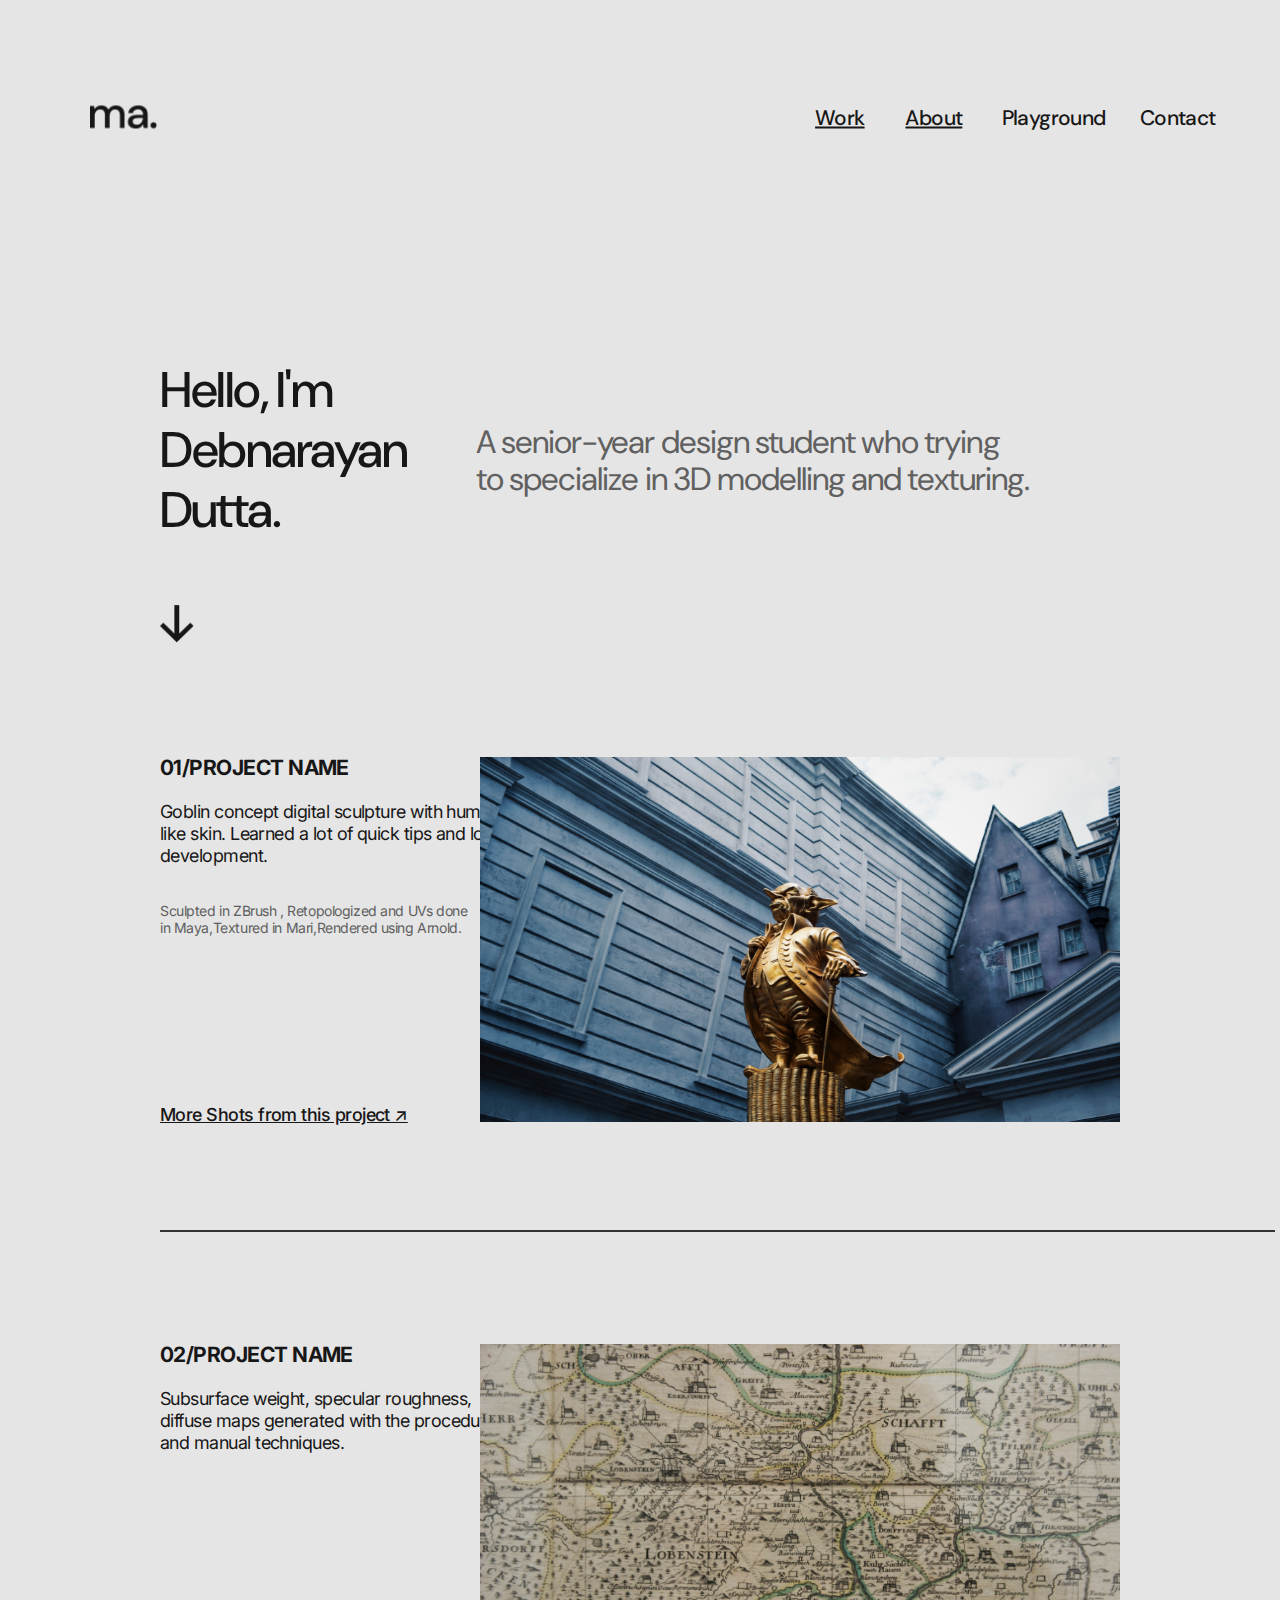
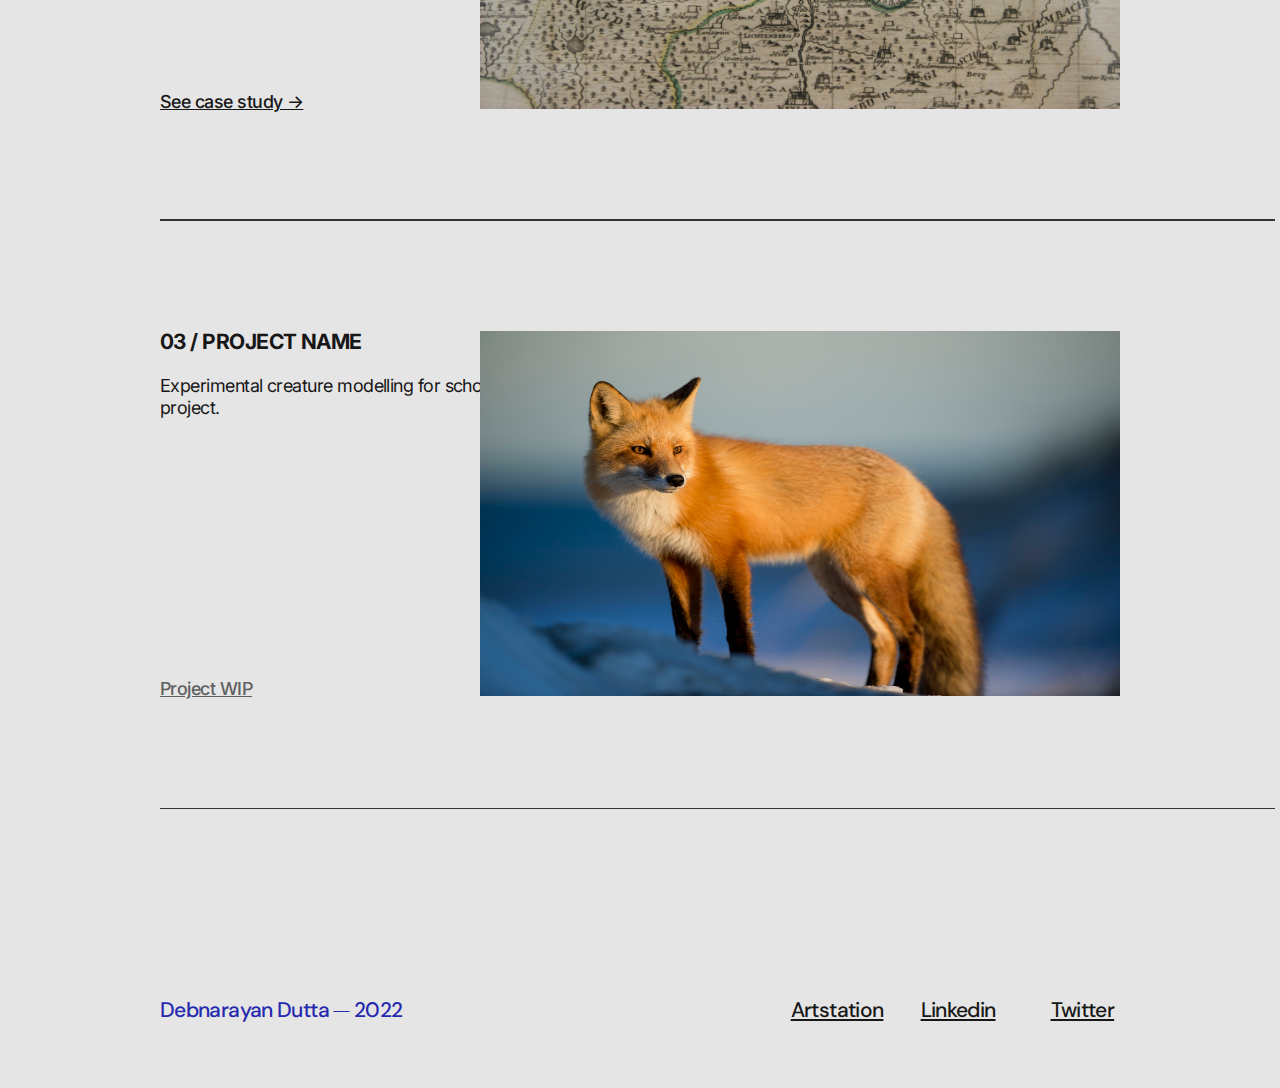
<file: index.html>
<!DOCTYPE html>
<html lang="en">
<head>
    <meta charset="UTF-8">
    <meta http-equiv="X-UA-Compatible" content="IE=edge">
    <meta name="viewport" content="width=device-width, initial-scale=1.0">
    <title>Work Page</title>
    <link href="./style.css" rel="stylesheet">
</head>
<body>
    <div class="main-div">

    <nav>
        <div>
        <img class="logo" src="./site-logo.png">
        </div>
        <div class=" navbarmenu">
        <a class="work" href="./index.html">Work</a>
        <a class="about" href="./about.html">About</a>
        <a class="Playground">Playground</a>
        <a class="contact">Contact</a>
    </div>
     </nav>

     <div id="intro">
        <h1>Hello, I'm</h1>
        <h1>Debnarayan </h1>
        <h1>Dutta.</h1>
     </div>
     
     <div id="aboutme">
        <p>A senior-year design student who trying </p>
        <p>to specialize in 3D modelling and texturing.</p>
     </div>

     <div > 
        <img id="arrow" src="./arrow.png">
     </div>

     <div id="project-title1">
      <h3>01/PROJECT NAME</h3>
     </div>

     <div id="about-project1">
      <p>Goblin concept digital sculpture with human-like skin. Learned a lot of
        quick tips and look development.
      </p>
      <h3 class="inside-text1">Sculpted in ZBrush , Retopologized and UVs done in Maya,Textured in Mari,Rendered using Arnold.</h3>
     </div>

     <div id="More1">
        <h3>More Shots from this project ↗</h3>
     </div>

     <div >
        <img id="project1-img" src="./goblin-SFfkzMb24d8-unsplash.jpg">
     </div>


     <hr id="hr1" style="height: 2px;border:none;color:#333;background-color:#333;">

     <div id="project-title2">
        <h3>02/PROJECT NAME</h3>
       </div>
  
       <div id="about-project2">
        <p>Subsurface weight, specular roughness, diffuse maps generated with the procedure and manual techniques.</p>
         </div>
  
       <div id="More2">
        <h3>See case study →</h3>
       </div>
  
       <div >
        <img id="project2-img" src="./image sebastian-herrmann-z_9wP9YAhQ8-unsplash.jpg">
       </div>
  
       <hr id="hr2" style="height: 1.5px;border:none;color:#333;background-color:#333;">

       <div id="project-title3">
        <h3>03 / PROJECT NAME</h3>
       </div>
  
       <div id="about-project3">
        <p>Experimental creature modelling for school project.</p>
       </div>
  
       <div id="More3">
        <h3>Project WIP</h3>
       </div>
  
       <div >
        <img id="project3-img" src="./image-ray-hennessy-xUUZcpQlqpM-unsplash.jpg">
       </div>
  
       <hr id="hr3" style="height: 1.5px;border:none;color:#333;background-color:#333;">

       <div class="bottom-naming">
        <p>Debnarayan Dutta ⏤ 2022</p>
       </div>

       <div class="Artstation" >
        <a id="Artstation-link" href="https://www.artstation.com/" >Artstation</a>
       </div>

       <div class="Linkedin" >
       <a  id="Linkedin-link" href="https://www.linkedin.com/feed/">Linkedin</a>
       </div>

       <div class="Twitter" >
        <a  id="Twitter-link" href="https://twitter.com/i/flow/login">Twitter</a>
       </div>
    
    </div>
</body>
</html>
</file>
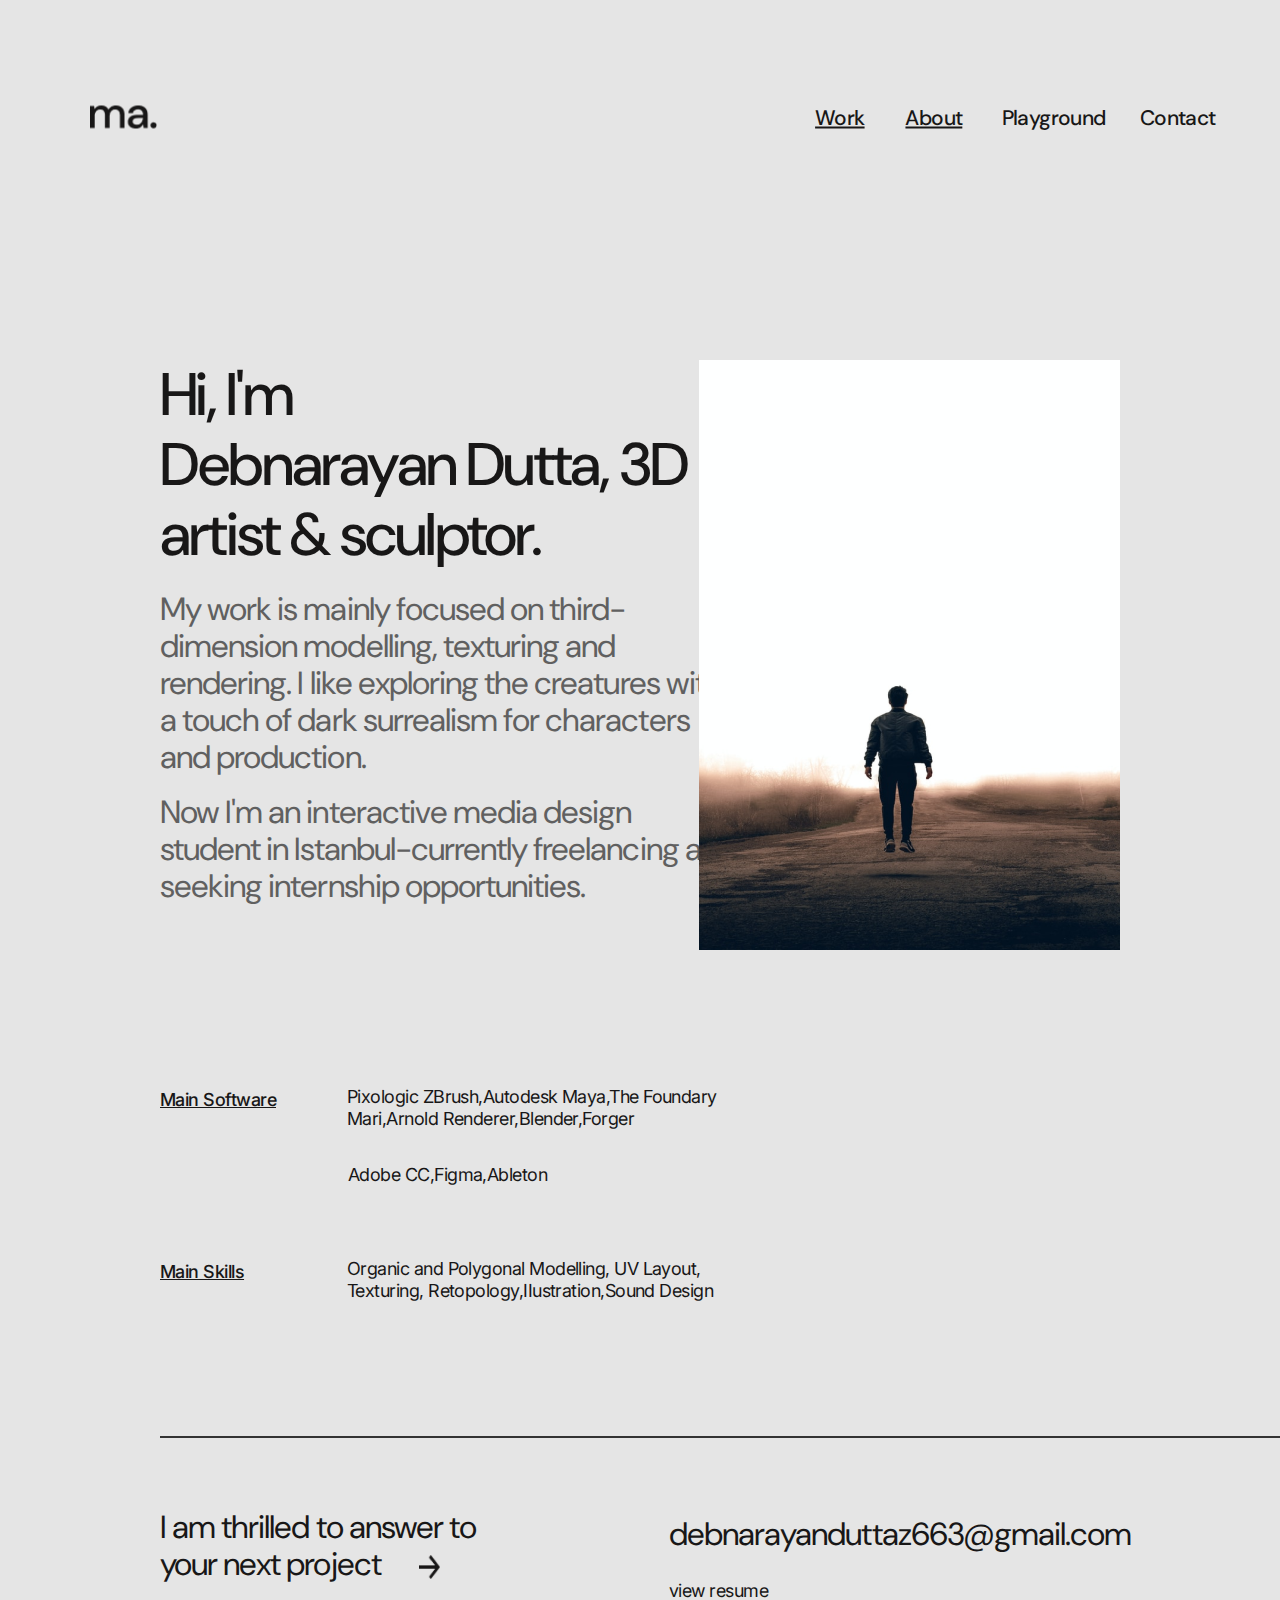
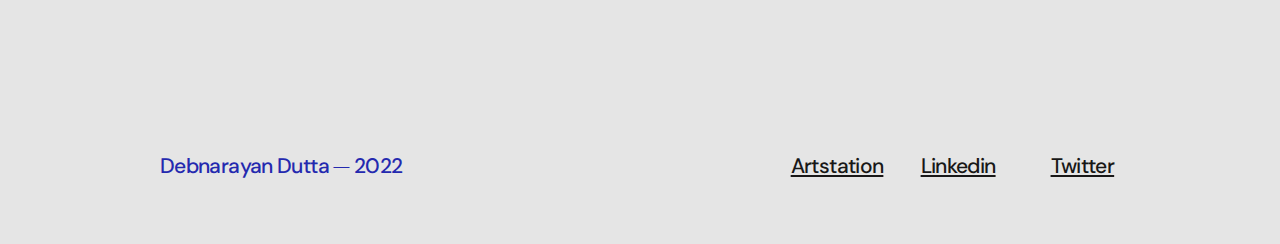
<file: about.html>
<!DOCTYPE html>
<html lang="en">
<head>
    <meta charset="UTF-8">
    <meta http-equiv="X-UA-Compatible" content="IE=edge">
    <meta name="viewport" content="width=device-width, initial-scale=1.0">
    <title>About</title>
    <link href="./style.css" rel="stylesheet">
</head>
<body>
   <div class="main-aboutdiv">
      
    <nav>
        <div>
         <img class="logo" src="./site-logo.png">
        </div>
        <div class=" navbarmenu">
        <a class="work" href="./index.html">Work</a>
        <a class="about" href="./about.html">About</a>
        <a class="Playground">Playground</a>
        <a class="contact">Contact</a>
    </div>
     </nav>

     <div id="about-intro">
        <h1>Hi, I'm</h1>
        <h1>Debnarayan Dutta, 3D</h1>
        <h1>artist & sculptor.</h1>
     </div>

     <div id="aboutMyself">
        <p>My work is mainly focused on third-dimension modelling, texturing and rendering. I like exploring the creatures with 
         a touch of dark surrealism for characters and production.
        </p>
        <br>
        
        <p>Now I'm an interactive media design student in Istanbul-currently freelancing and seeking internship opportunities.</p>
     </div>

     <div id="aboutimg">
        <img src="./figma-image Photo.png">
     </div>

     <div id="software">
        <div id="main-software">
         <p>Main Software</p>
        </div>
        <div id="companies">
        <p>Pixologic ZBrush,Autodesk Maya,The Foundary Mari,Arnold Renderer,Blender,Forger </p>
        </div>
     </div>

     <div id="more-companies">
      <p>Adobe CC,Figma,Ableton</p>
     </div>

     <div id="skills-div">
        <div id="main-skills">
        <p>Main Skills</p>
        </div>
        <div id="skills">
        <p>Organic and Polygonal Modelling, UV Layout, Texturing, Retopology,IIustration,Sound Design</p>
        </div>
     </div>

     <hr id="abouthr" style="height: 2px;border:none;color:#333;background-color:#333;">
 
     <div id="footer">
        <div id="nextarrow">
        <p>I am thrilled to answer to your next project </p>
        </div>
        <div>
         <img  id="nextpage-arrow" src="./about-page-arrow.png">
        </div>
        <div id="email">
         <h2>debnarayanduttaz663@gmail.com</h2>
        </div>
     </div>

     <div id="viewresume">
      <p>view resume</p>
     </div>

     <div class="bottom-naming">
      <p>Debnarayan Dutta ⏤ 2022
      </p>
     </div>

     <div class="Artstation">
      <a id="Artstation-link" href="https://www.artstation.com/" >Artstation</a>
     </div>

     <div class="Linkedin">
      <a id="Linkedin-link" href="https://www.linkedin.com/feed/">Linkedin</a>
     </div>

     <div class="Twitter">
      <a id="Twitter-link" href="https://twitter.com/i/flow/login">Twitter</a>
     </div>

   </div>
</body>
</html>
</file>
<file: style.css>
@import url('https://fonts.googleapis.com/css2?family=DM+Sans&family=Inter&display=swap');


* {
    margin: 0;
    padding: 0;
    box-sizing: border-box;
}

.main-div {

    position: relative;
    width: 100%;
    height: 2688px;
    background-color: #E5E5E5;
}

.main-aboutdiv {

    position: relative;
    width: 100%;
    height: 1844px;
    background-color: #E5E5E5;
}

nav {
    width: 1120px;
    height: 35px;
    display: flex;
    position: absolute;
    top: 110px;
    left: 50%;
    transform: translate(-50%, -50%);

}

.logo {
    width: 67.46px;
    height: 23px;
    position: absolute;
    left: 10px;
    top: 13px;


}

.navbarmenu {
    position: absolute;
    right: 0;

}

.work {
    width: 50px;
    height: 25px;
    position: absolute;
    right: 334.91px;
    top: 13px;
    font-family: 'DM Sans', sans-serif;
    font-style: normal;
    font-weight: 500;
    font-size: 21px;
    line-height: 120%;
    letter-spacing: -0.03em;
    color: #181717
}

.about {
    width: 50px;
    height: 25px;
    position: absolute;
    right: 244.56px;
    top: 13px;
    font-family: 'DM Sans', sans-serif;
    font-style: normal;
    font-weight: 500;
    font-size: 21px;
    line-height: 120%;
    letter-spacing: -0.03em;
    color: #181717
}

.Playground {
    width: 50px;
    height: 25px;
    position: absolute;
    right: 148.29px;
    top: 13px;
    font-family: 'DM Sans', sans-serif;
    font-style: normal;
    font-weight: 500;
    font-size: 21px;
    line-height: 120%;
    letter-spacing: -0.03em;
    color: #181717
}

.contact {
    width: 50px;
    height: 25px;
    position: absolute;
    right: 10px;
    top: 13px;
    font-family: 'DM Sans', sans-serif;
    font-style: normal;
    font-weight: 500;
    font-size: 21px;
    line-height: 120%;
    letter-spacing: -0.03em;
    color: #181717
}

#intro {
    position: absolute;
    top: 360px;
    left: 160px;
    width: 360px;
    height: 129px;
}

#intro h1 {
    font-family: 'DM Sans', sans-serif;
    font-style: normal;
    font-weight: 500;
    font-size: 50px;
    line-height: 60px;
    letter-spacing: -0.03em;
    color: #181717
}

#aboutme {
    position: absolute;
    top: 424px;
    right: 224px;
    width: 580px;
    height: 111px;
}

#aboutme p {
    font-family: 'DM Sans';
    font-style: normal;
    font-weight: 400;
    font-size: 32px;
    line-height: 37px;
    letter-spacing: -0.03em;
    color: #606060;
}

#arrow {
    position: absolute;
    top: 605.18px;
    left: 160px;
    height: 38.04px;
    width: 33.61px;
}

#project-title1 {
    position: absolute;
    top: 757px;
    left: 160px;
    height: 19px;
    width: 326.21px;
    font-family: 'Inter', sans-serif;
    font-style: normal;
    font-weight: 500;
    font-size: 18px;
    line-height: 22px;
    letter-spacing: -0.03em;
    color: #181717
}

#about-project1 {
    position: absolute;
    top: 801px;
    left: 160px;
    height: 169px;
    width: 356px;
}

#about-project1 p {
    font-family: 'Inter', sans-serif;
    font-style: normal;
    font-weight: 400;
    font-size: 18px;
    line-height: 22px;
    letter-spacing: -0.03em;
    color: #181717
}

.inside-text1 {
    position: absolute;
    top: 101px;
    width: 315.34px;
    height: 35px;
    font-family: 'Inter', sans-serif;
    font-style: normal;
    font-weight: 400;
    font-size: 14px;
    line-height: 17px;
    letter-spacing: -0.03em;
    color: #606060;
}

#More1 {
    position: absolute;
    top: 1104px;
    left: 160px;
    height: 20px;
    width: 326.21px;
}

#More1 h3 {
    font-family: 'Inter', sans-serif;
    font-style: normal;
    font-weight: 500;
    font-size: 18px;
    line-height: 22px;
    letter-spacing: -0.03em;
    text-decoration-line: underline;
    color: #181717;
}

#project1-img {
    width: 640px;
    height: 364.68px;
    position: absolute;
    right: 160px;
    top: 757px;

}

#hr1 {
    position: relative;
    top: 1230px;
    left: 160px;
    width: 1115.06px;
}

#project-title2 {
    position: absolute;
    top: 1344px;
    left: 160px;
    height: 19px;
    width: 326.21px;
    font-family: 'Inter', sans-serif;
    font-style: normal;
    font-weight: 500;
    font-size: 18px;
    line-height: 22px;
    letter-spacing: -0.03em;
    color: #181717
}

#about-project2 {
    position: absolute;
    top: 1388px;
    left: 160px;
    height: 169px;
    width: 356px;
}

#about-project2 p {
    font-family: 'Inter', sans-serif;
    font-style: normal;
    font-weight: 400;
    font-size: 18px;
    line-height: 22px;
    letter-spacing: -0.03em;
    color: #181717
}

#More2 {
    position: absolute;
    top: 1691px;
    left: 160px;
    height: 20px;
    width: 326.21px;
}

#More2 h3 {
    font-family: 'Inter', sans-serif;
    font-style: normal;
    font-weight: 500;
    font-size: 18px;
    line-height: 22px;
    letter-spacing: -0.03em;
    text-decoration-line: underline;
    color: #181717;

}

#project2-img {
    width: 640px;
    height: 364.68px;
    position: absolute;
    right: 160px;
    top: 1344px;
}

#hr2 {
    position: relative;
    top: 1817px;
    left: 160px;
    width: 1115.06px;
}

#project-title3 {
    position: absolute;
    top: 1931px;
    left: 160px;
    height: 19px;
    width: 326.21px;
    font-family: 'Inter';
    font-style: normal;
    font-weight: 500;
    font-size: 18px;
    line-height: 22px;
    letter-spacing: -0.03em;
    color: #181717
}

#about-project3 {
    position: absolute;
    top: 1975px;
    left: 160px;
    height: 169px;
    width: 356px;
}

#about-project3 p {
    font-family: 'Inter', sans-serif;
    font-style: normal;
    font-weight: 400;
    font-size: 18px;
    line-height: 22px;
    letter-spacing: -0.03em;
    color: #181717
}

#More3 {
    position: absolute;
    top: 2278px;
    left: 160px;
    height: 20px;
    width: 326.21px;
}

#More3 h3 {
    font-family: 'Inter';
    font-style: normal;
    font-weight: 500;
    font-size: 18px;
    line-height: 22px;
    letter-spacing: -0.03em;
    text-decoration-line: underline;
    color: #606060;
}

#project3-img {
    width: 640px;
    height: 364.68px;
    position: absolute;
    right: 160px;
    top: 1931px;
}

#hr3 {
    position: relative;
    top: 2404px;
    left: 160px;
    width: 1115.06px;
}

.bottom-naming {
    position: absolute;
    bottom: 70px;
    left: 160px;
    width: 270.82px;
    height: 20px;
    font-family: 'DM Sans', sans-serif;
    font-style: normal;
    font-weight: 500;
    font-size: 21px;
    line-height: 25px;
    letter-spacing: -0.03em;
    color: #2429AF;
}

.Artstation {
    position: absolute;
    bottom: 70px;
    right: 391.14px;
    width: 98.21px;
    height: 20px;
}
#Artstation-link{
    font-family: 'DM Sans', sans-serif;
    font-style: normal;
    font-weight: 500;
    font-size: 21px;
    line-height: 25px;
    letter-spacing: -0.03em;
    color: #181717
}

.Linkedin {
    position: absolute;
    bottom: 70px;
    right: 261.19px;
    width: 98.21px;
    height: 20px;
}
#Linkedin-link{
    font-family: 'DM Sans', sans-serif;
    font-style: normal;
    font-weight: 500;
    font-size: 21px;
    line-height: 25px;
    letter-spacing: -0.03em;
    color: #181717
}

.Twitter {
    position: absolute;
    bottom: 70px;
    right: 160px;
    width: 69.44px;
    height: 20px;
}
#Twitter-link{
    font-family: 'DM Sans', sans-serif;
    font-style: normal;
    font-weight: 500;
    font-size: 21px;
    line-height: 25px;
    letter-spacing: -0.03em;
    color: #181717
}

#about-intro {
    position: absolute;
    left: 160px;
    top: 360px;
    width: 580px;
    height: 199px;

}

#about-intro h1 {
    font-family: 'DM Sans', sans-serif;
    font-style: normal;
    font-weight: 500;
    font-size: 60px;
    line-height: 70px;
    letter-spacing: -0.03em;
    color: #181717
}

#aboutMyself {
    width: 575px;
    height: 359px;
    position: absolute;
    top: 591px;
    left: 160px;
}

#aboutMyself p {
    font-family: 'DM Sans', sans-serif;
    font-style: normal;
    font-weight: 400;
    font-size: 32px;
    line-height: 37px;
    letter-spacing: -0.03em;
    color: #606060;

}

#aboutimg {
    width: 421px;
    height: 590px;
    position: absolute;
    top: 360px;
    right: 160px;
}

#main-software {
    width: 124px;
    height: 20px;
    position: absolute;
    top: 1089px;
    left: 160px;
}

#main-software p {
    font-family: 'Inter', sans-serif;
    font-style: normal;
    font-weight: 500;
    font-size: 18px;
    line-height: 22px;
    letter-spacing: -0.03em;
    text-decoration-line: underline;
    color: #181717
}

#companies {
    width: 436px;
    height: 54px;
    position: absolute;
    top: 1086px;
    left: 347px;
}

#companies p {
    font-family: 'Inter', sans-serif;
    font-style: normal;
    font-weight: 400;
    font-size: 18px;
    line-height: 22px;
    letter-spacing: -0.03em;
    color: #181717
}

#more-companies {
    width: 213px;
    height: 22px;
    position: absolute;
    top: 1164px;
    left: 348px;
}

#more-companies p {
    font-family: 'Inter', sans-serif;
    font-style: normal;
    font-weight: 400;
    font-size: 18px;
    line-height: 22px;
    letter-spacing: -0.03em;
    color: #181717
}

#main-skills {
    width: 124px;
    height: 20px;
    position: absolute;
    top: 1261px;
    left: 160px;
}

#main-skills p {
    font-family: 'Inter', sans-serif;
    font-style: normal;
    font-weight: 500;
    font-size: 18px;
    line-height: 22px;
    letter-spacing: -0.03em;
    text-decoration-line: underline;
    color: #181717
}

#skills {
    width: 401px;
    height: 44px;
    position: absolute;
    top: 1258px;
    left: 347px;
}

#skills p {
    font-family: 'Inter', sans-serif;
    font-style: normal;
    font-weight: 400;
    font-size: 18px;
    line-height: 22px;
    letter-spacing: -0.03em;
    color: #181717
}

#abouthr {
    width: 1120px;
    position: relative;
    top: 1436px;
    left: 160px;
}

#nextarrow {
    width: 347px;
    height: 71px;
    position: absolute;
    bottom: 264px;
    left: 160px;
}

#nextarrow p {
    font-family: 'DM Sans', sans-serif;
    font-style: normal;
    font-weight: 400;
    font-size: 32px;
    line-height: 117%;
    letter-spacing: -0.03em;
    color: #181717
}

#nextpage-arrow{
    position: absolute;
    top: 1555px;
    left: 419px;
    width: 21px;
    height: 24px;
}

#email {
    width: 372px;
    height: 37px;
    position: absolute;
    bottom: 291px;
    right: 239px;
}

#email h2 {
    font-family: 'DM Sans', sans-serif;
    font-style: normal;
    font-weight: 400;
    font-size: 32px;
    line-height: 37px;
    letter-spacing: -0.03em;
    color: #181717
}

#viewresume {
    width: 110px;
    height: 22px;
    position: absolute;
    bottom: 242px;
    right: 501px;
}

#viewresume p {
    font-family: 'Inter', sans-serif;
    font-style: normal;
    font-weight: 400;
    font-size: 18px;
    line-height: 22px;
    letter-spacing: -0.03em;
    color: #181717
}
</file>
